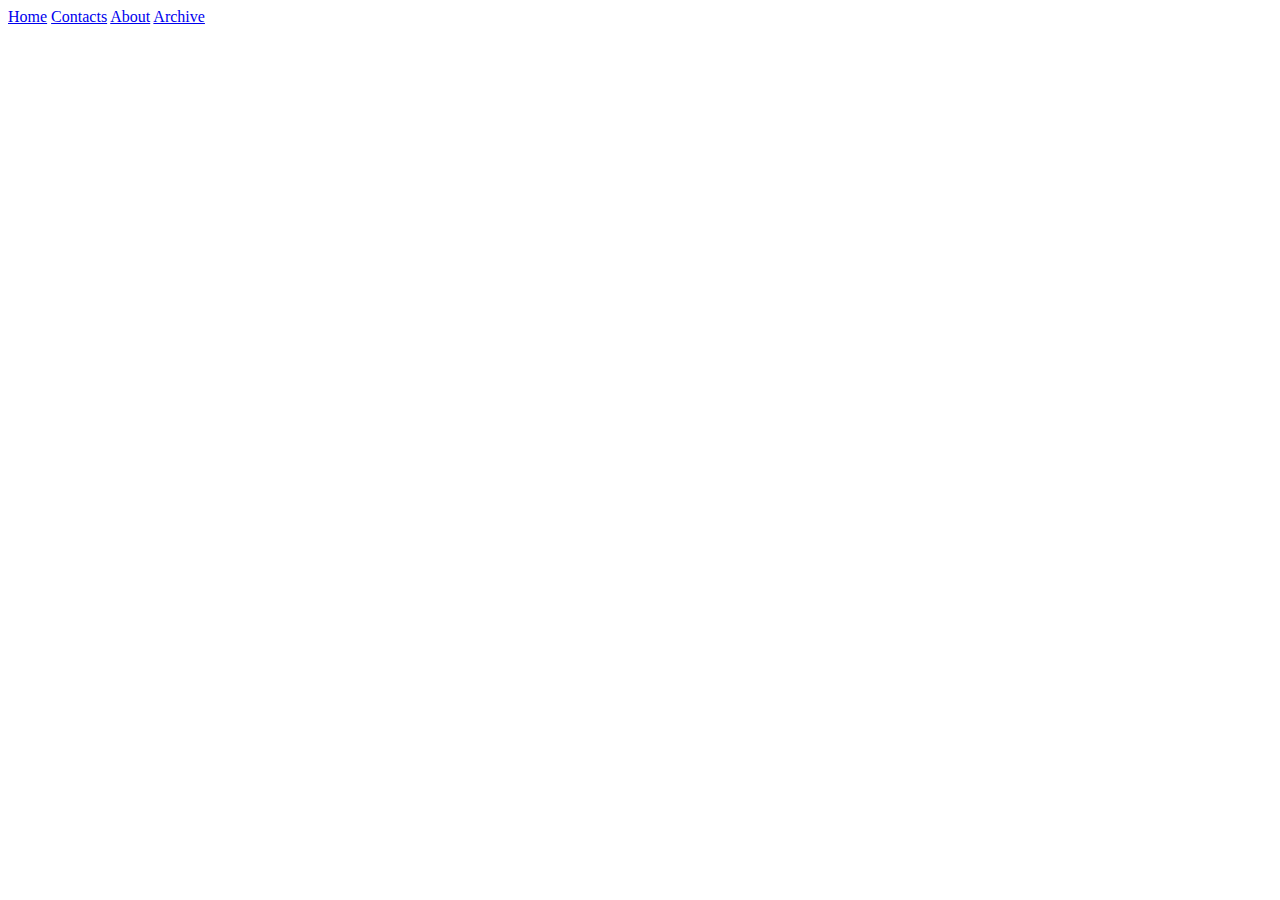
<file: contact.html>
<!DOCTYPE html>
<html lang="en">
<head>
    <meta charset="UTF-8">
    <meta name="viewport" content="width=device-width, initial-scale=1.0">
    <title>Guilherme contact</title>
</head>
<body>
    <a href="index.html" target="_self">Home</a>
    <a href="contact.html" target="_self">Contacts</a>
    <a href="about.html" target="_self">About</a>
    <a href="archive.html" target="_self">Archive</a>
</body>
</html>
</file>
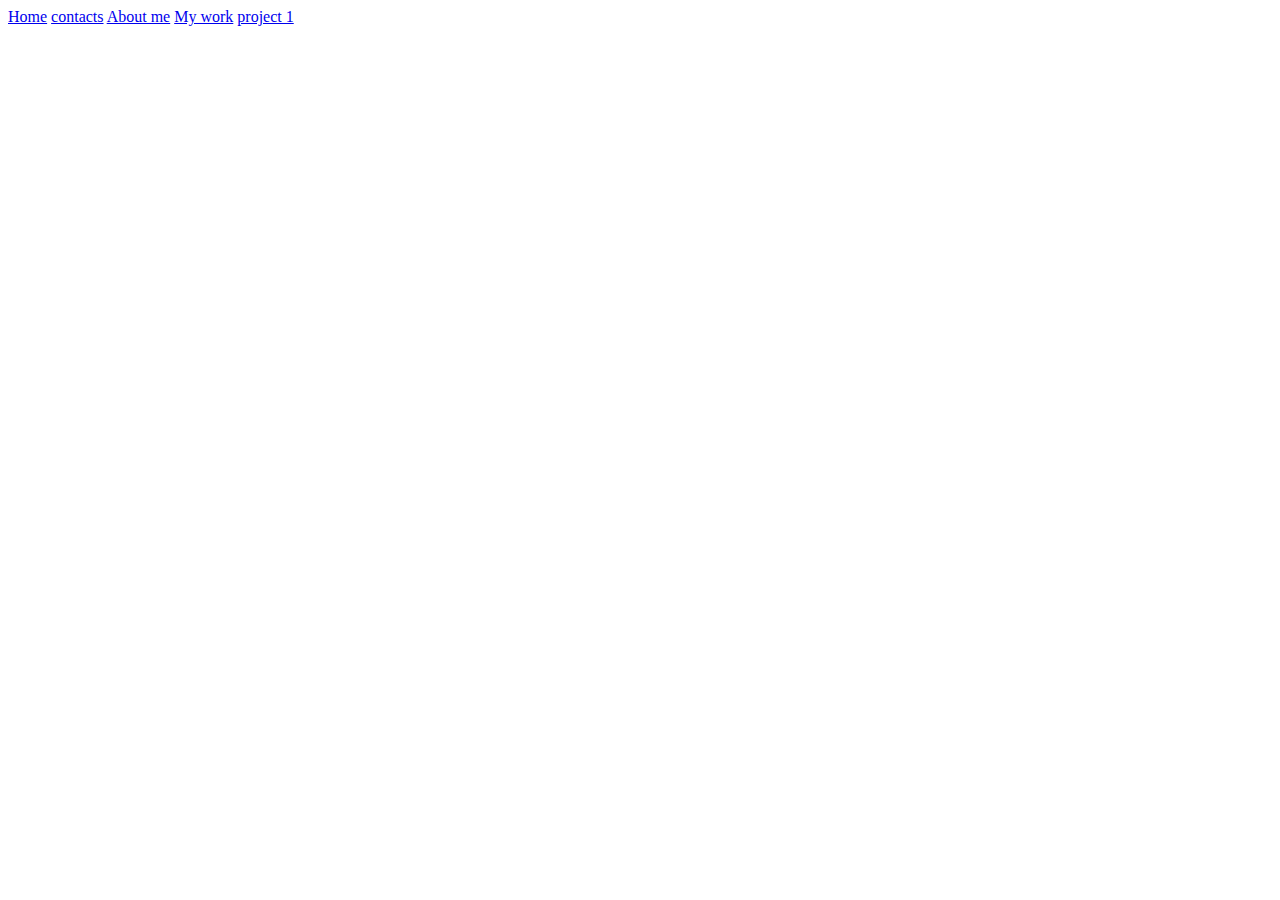
<file: work.html>
<!DOCTYPE html>
<html lang="en">
<head>
    <meta charset="UTF-8">
    <meta name="viewport" content="width=device-width, initial-scale=1.0">
    <title></title>
</head>
<body>
    <a href="index.html" target="_self">Home</a>
    <a href="contact.html" target="_self">contacts</a>
    <a href="about.html" target="_self">About me</a>
    <a href="work.html" target="_self">My work</a>
    <a href="projects/project.html" target="_self"> project 1</a>
</body>
</html>
</file>
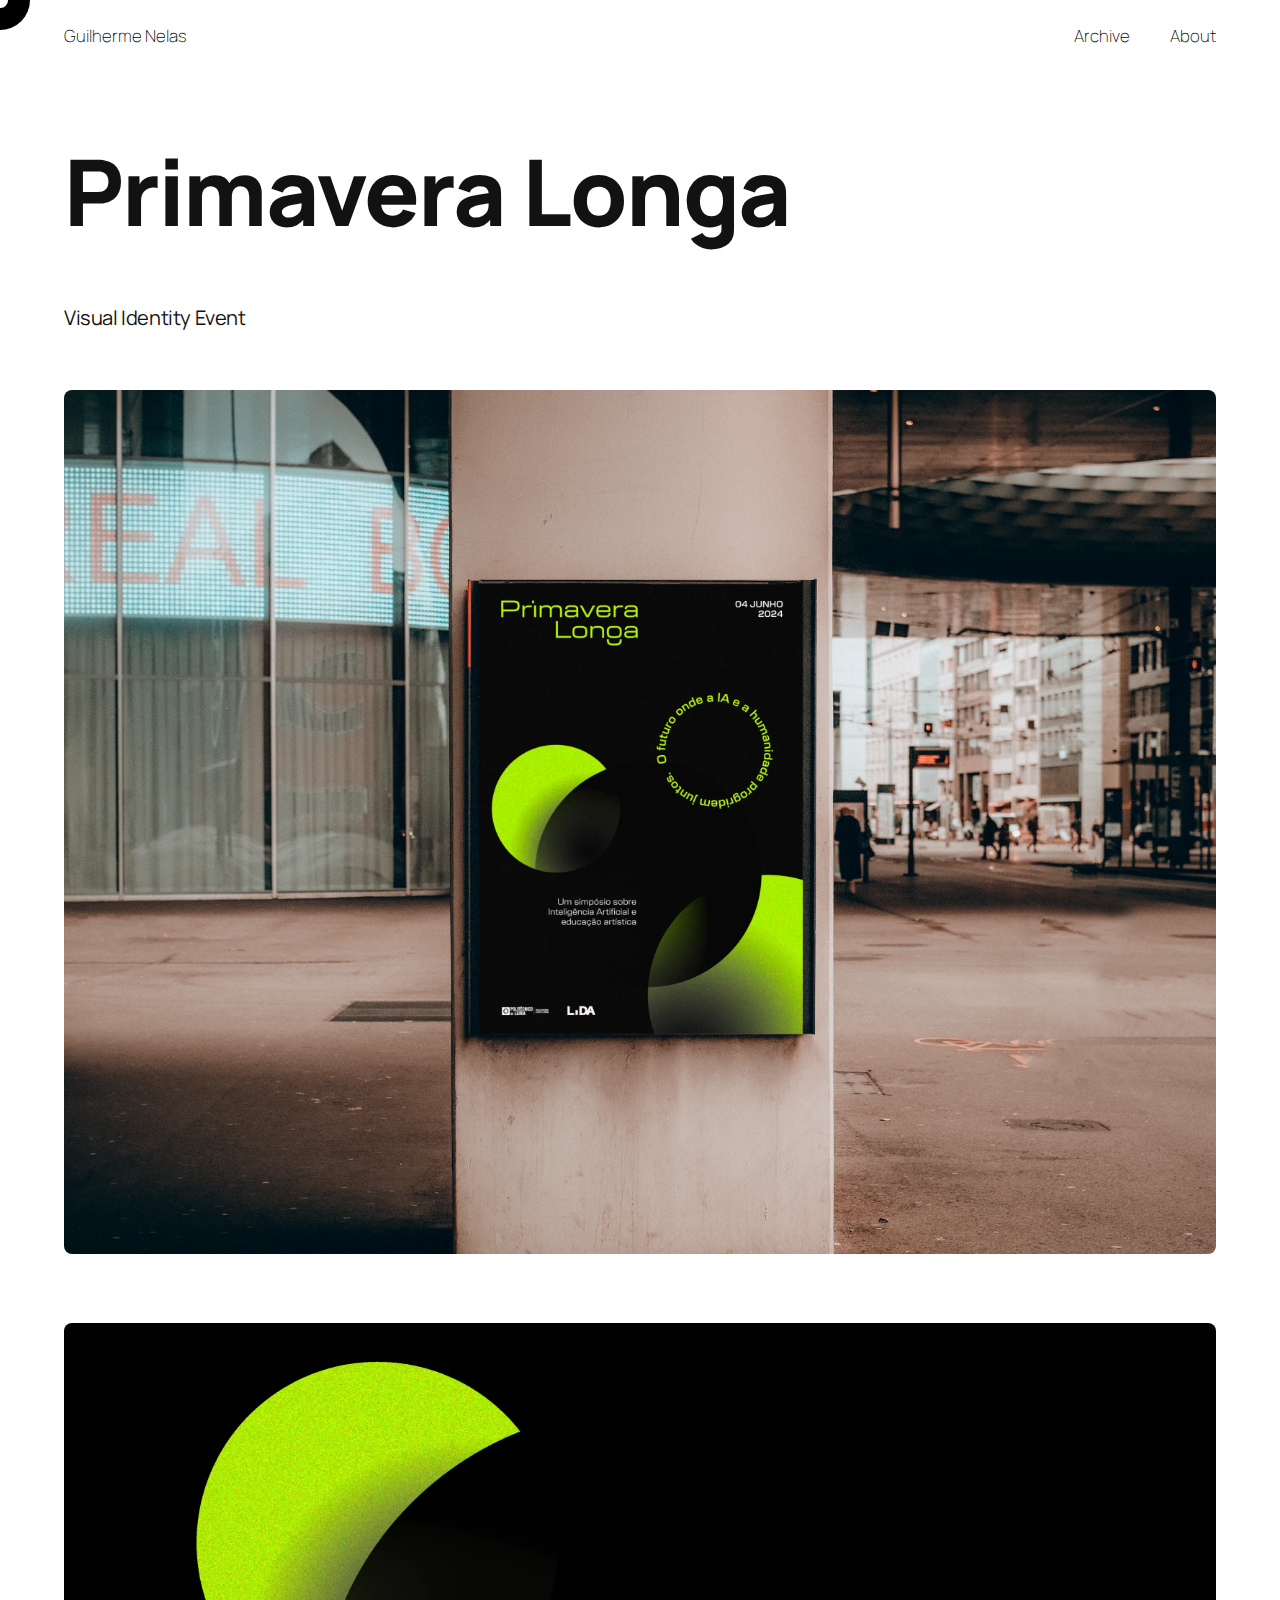
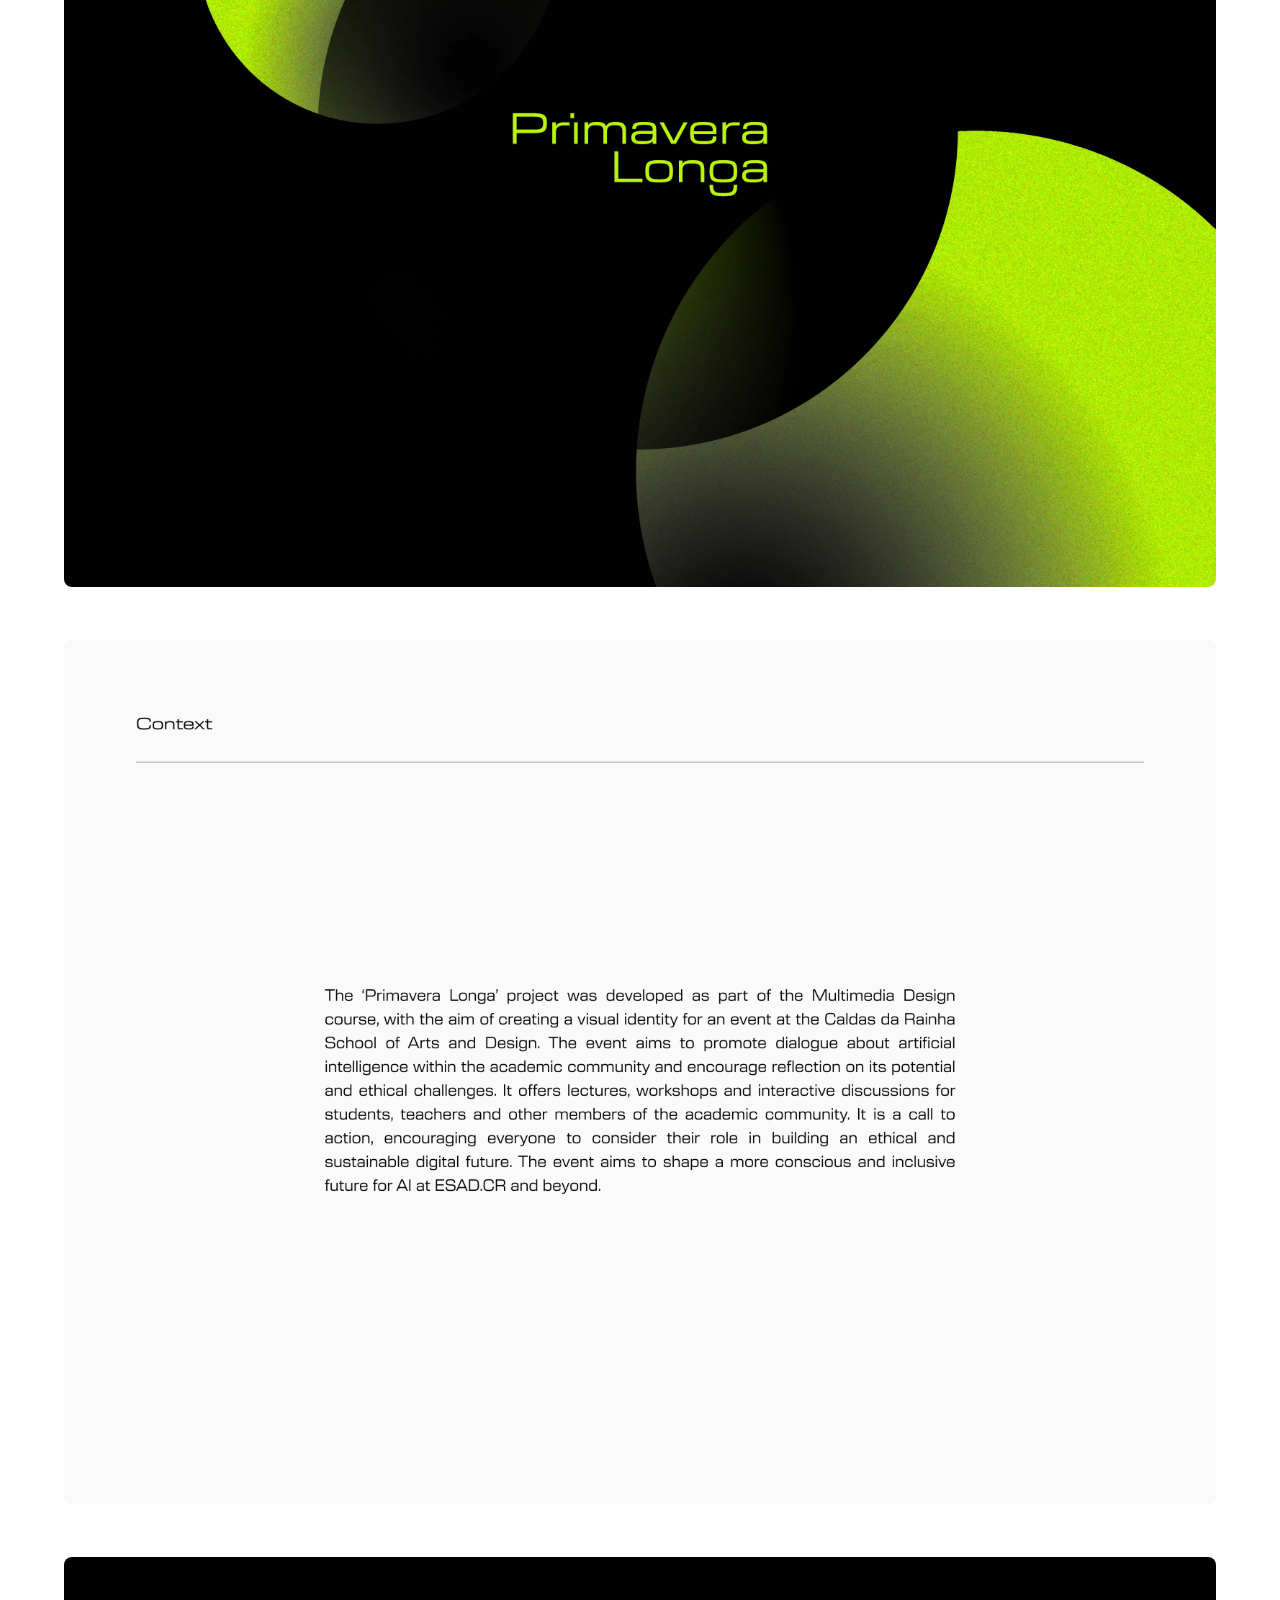
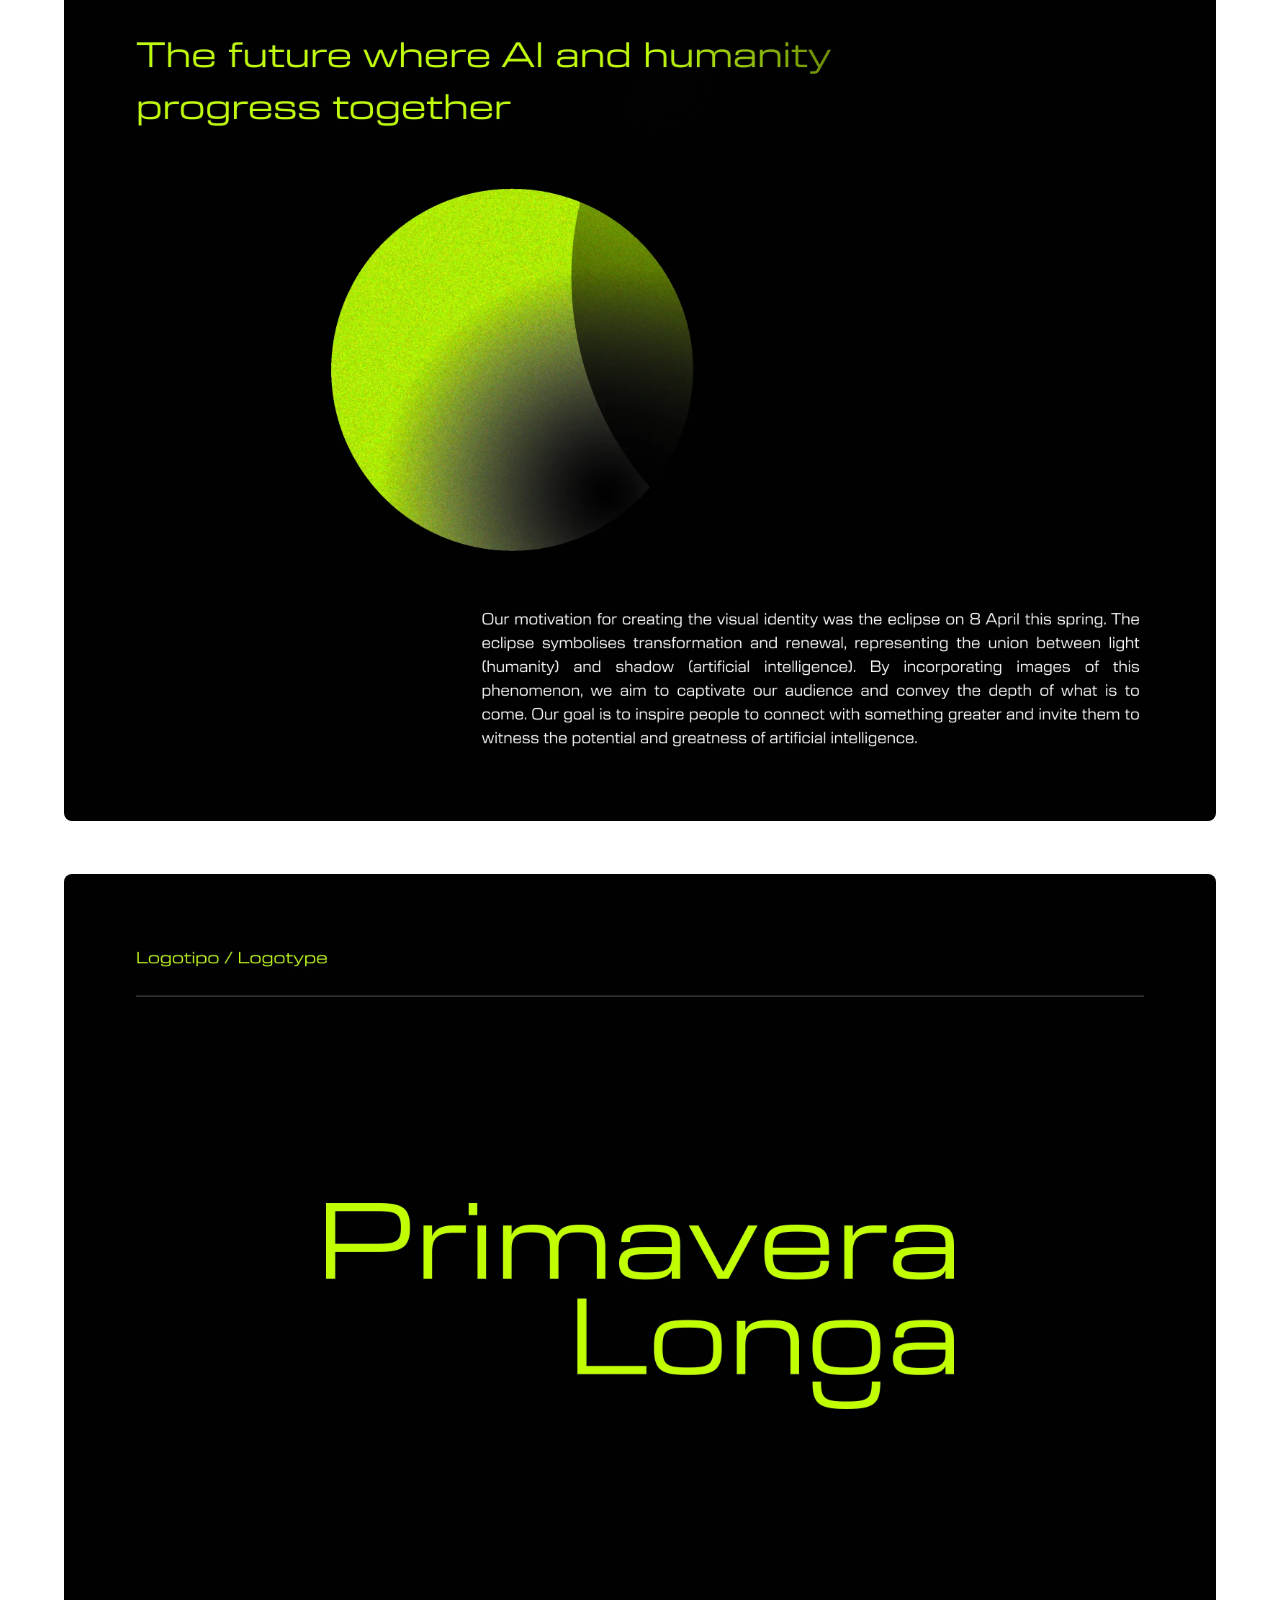
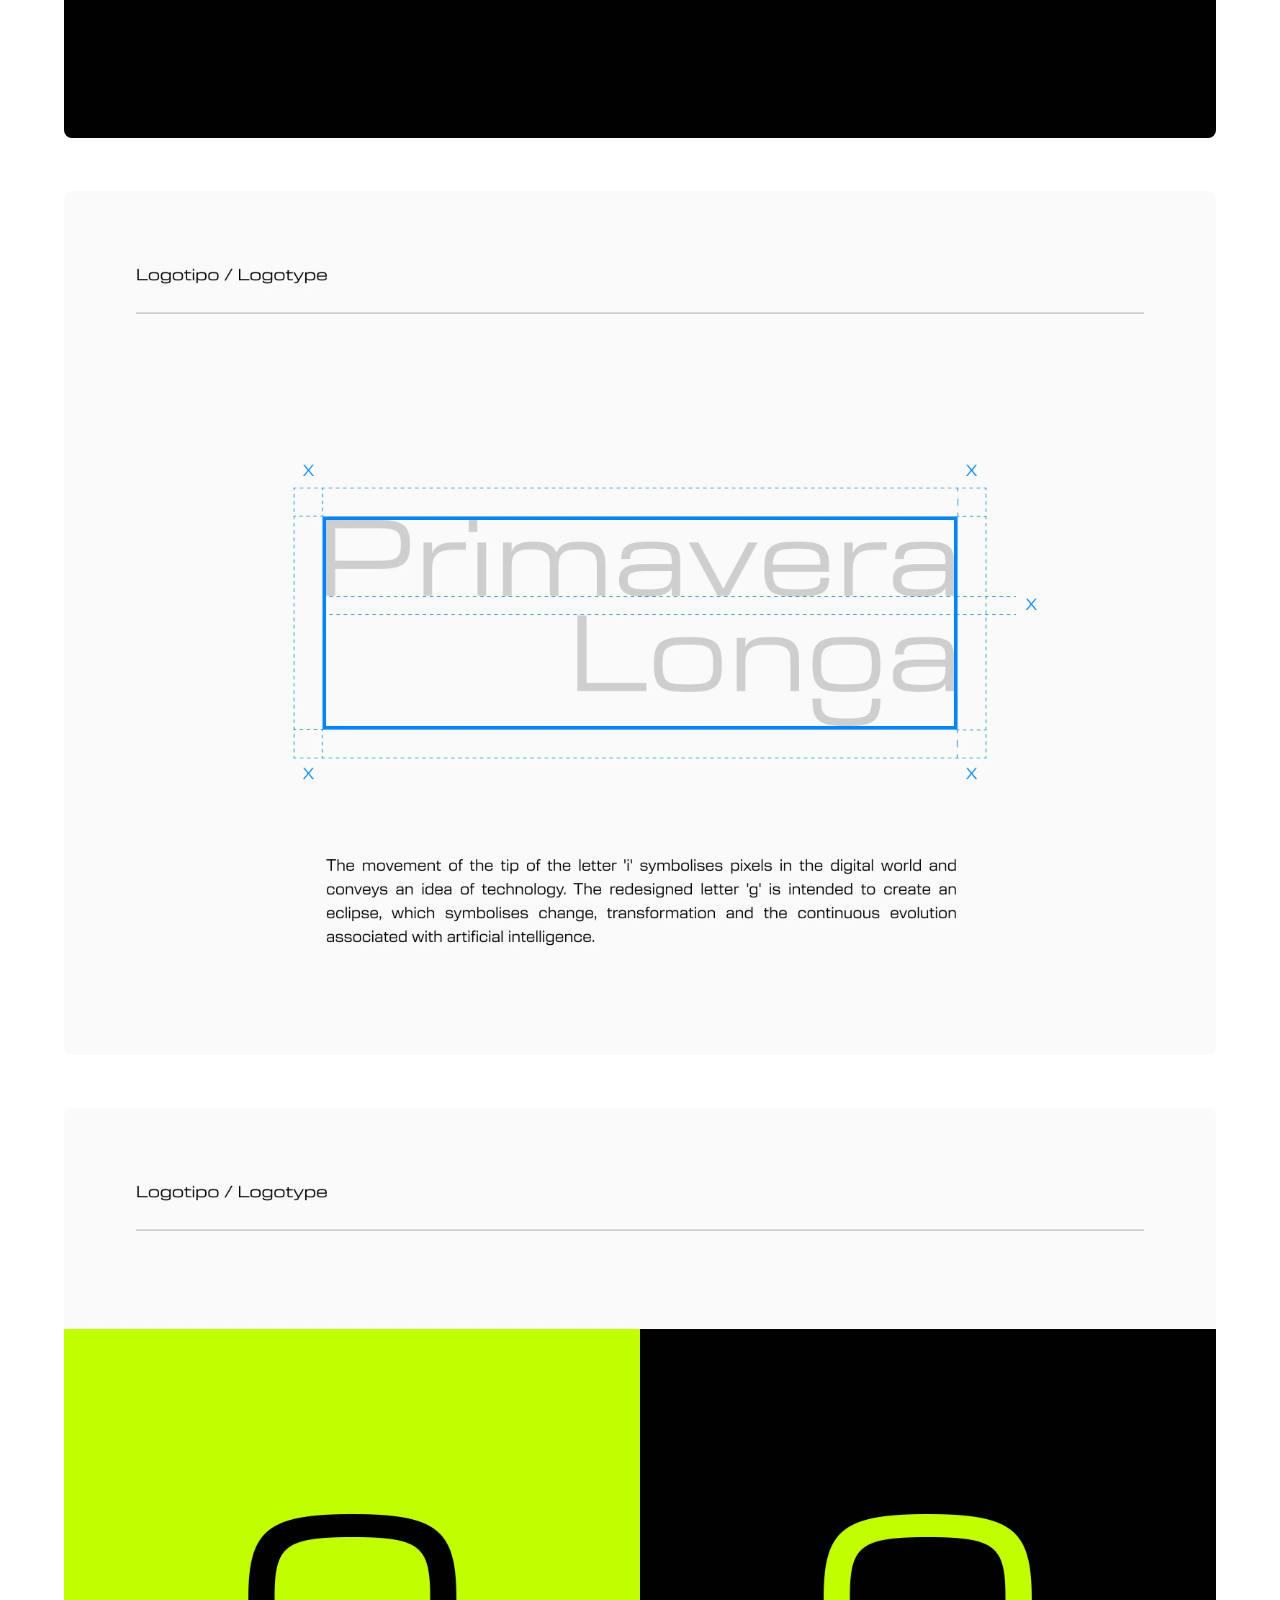
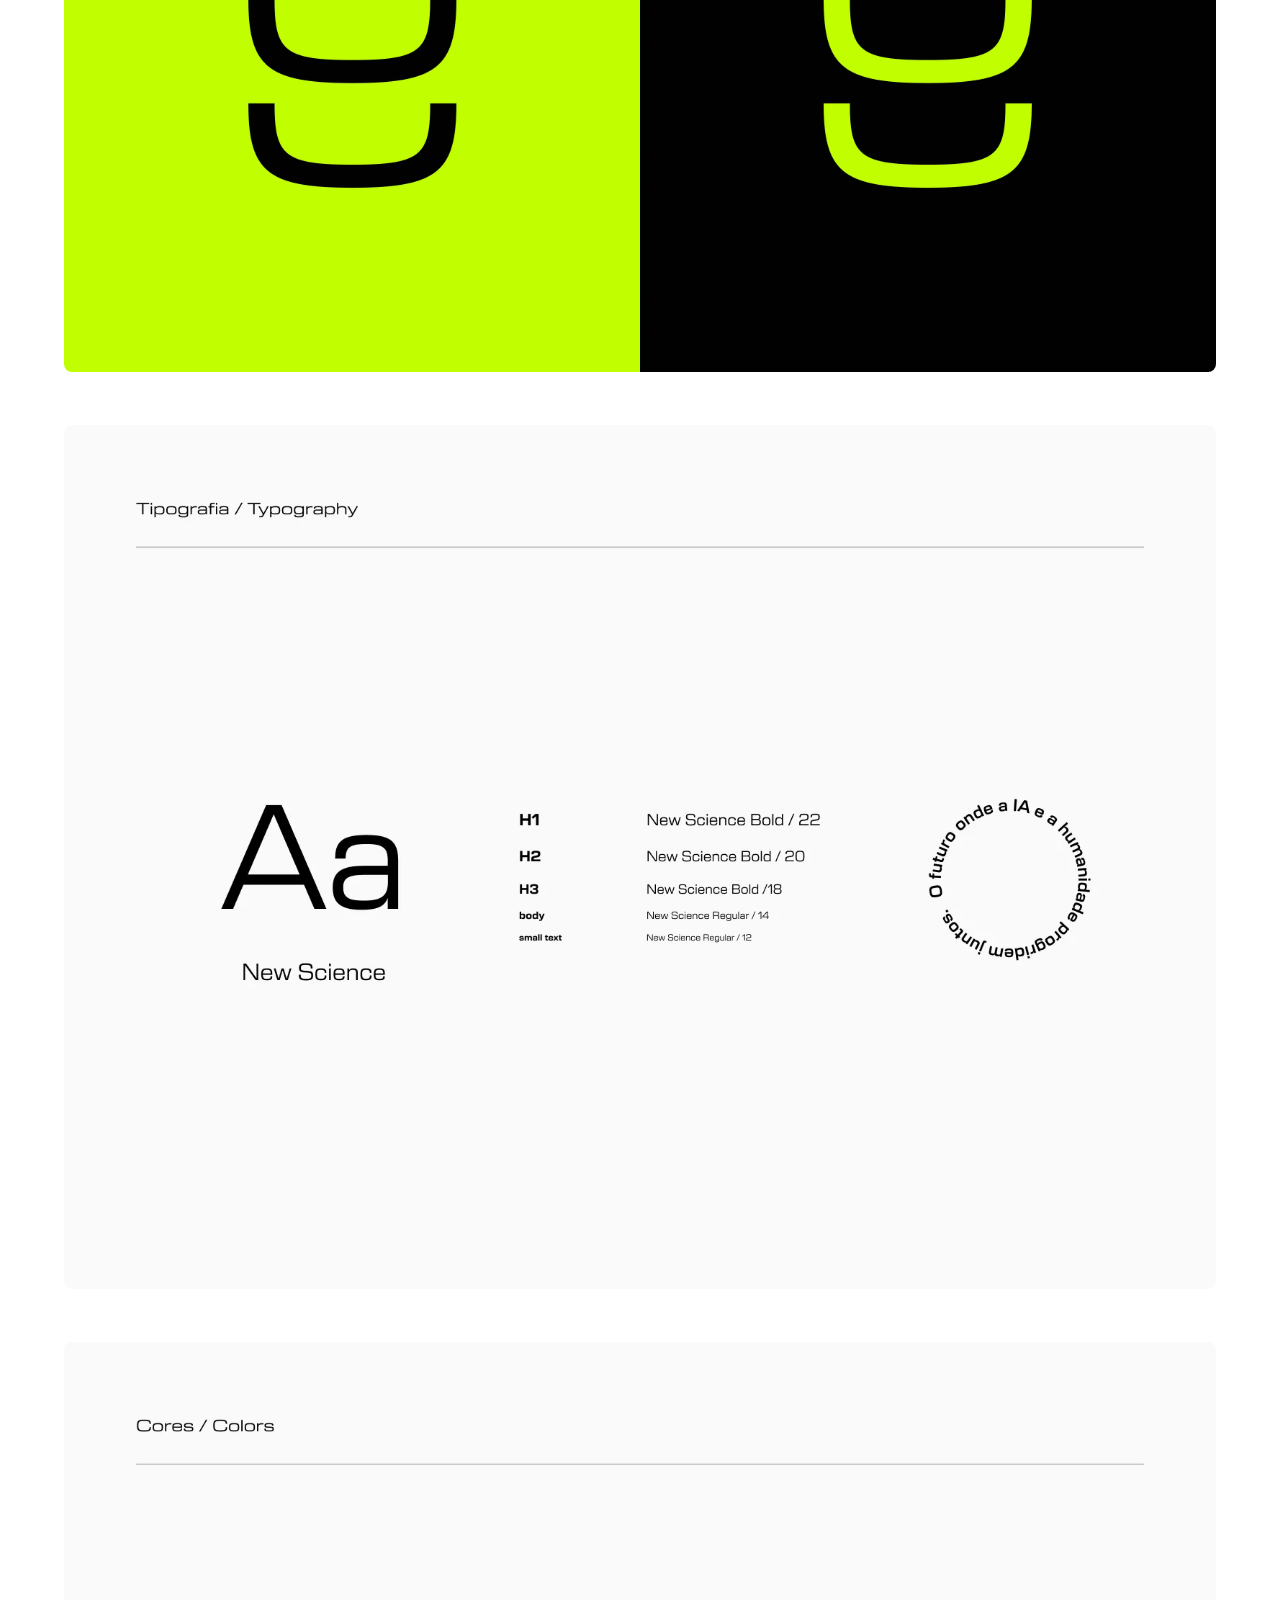
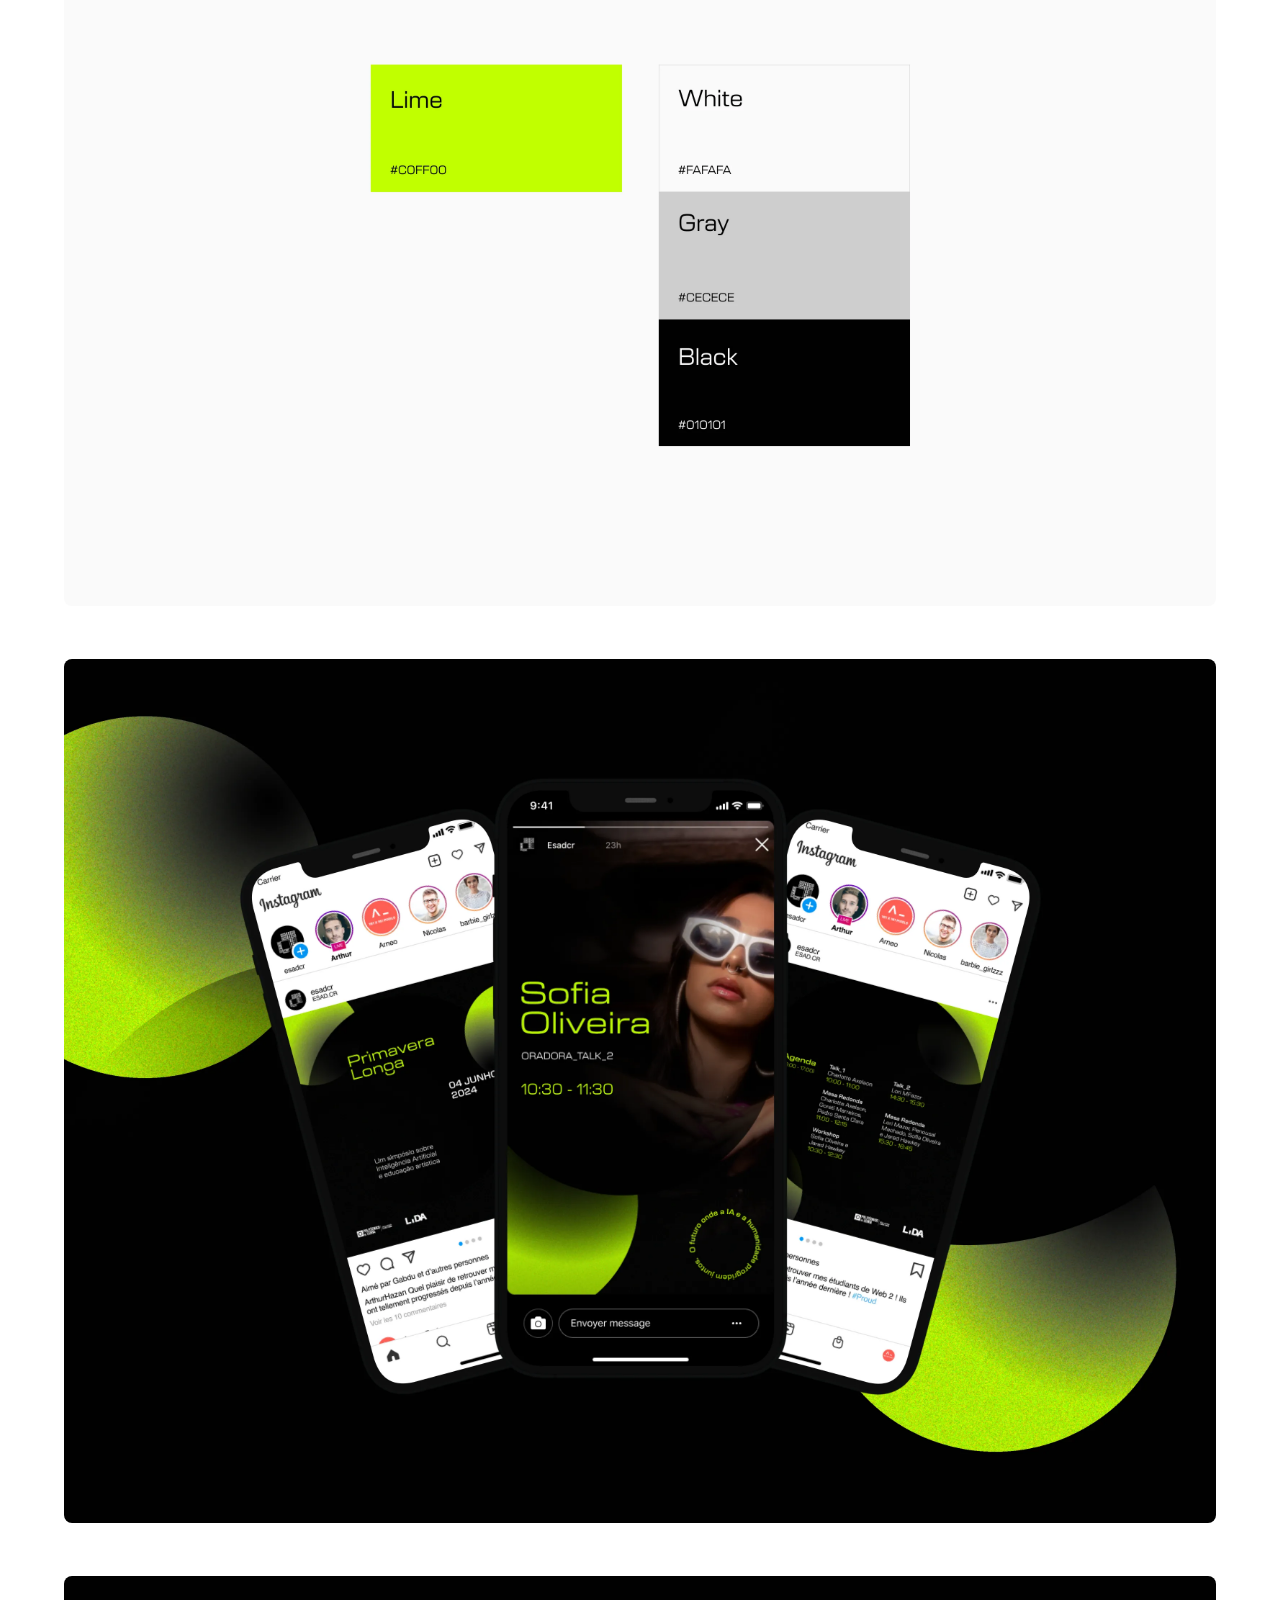
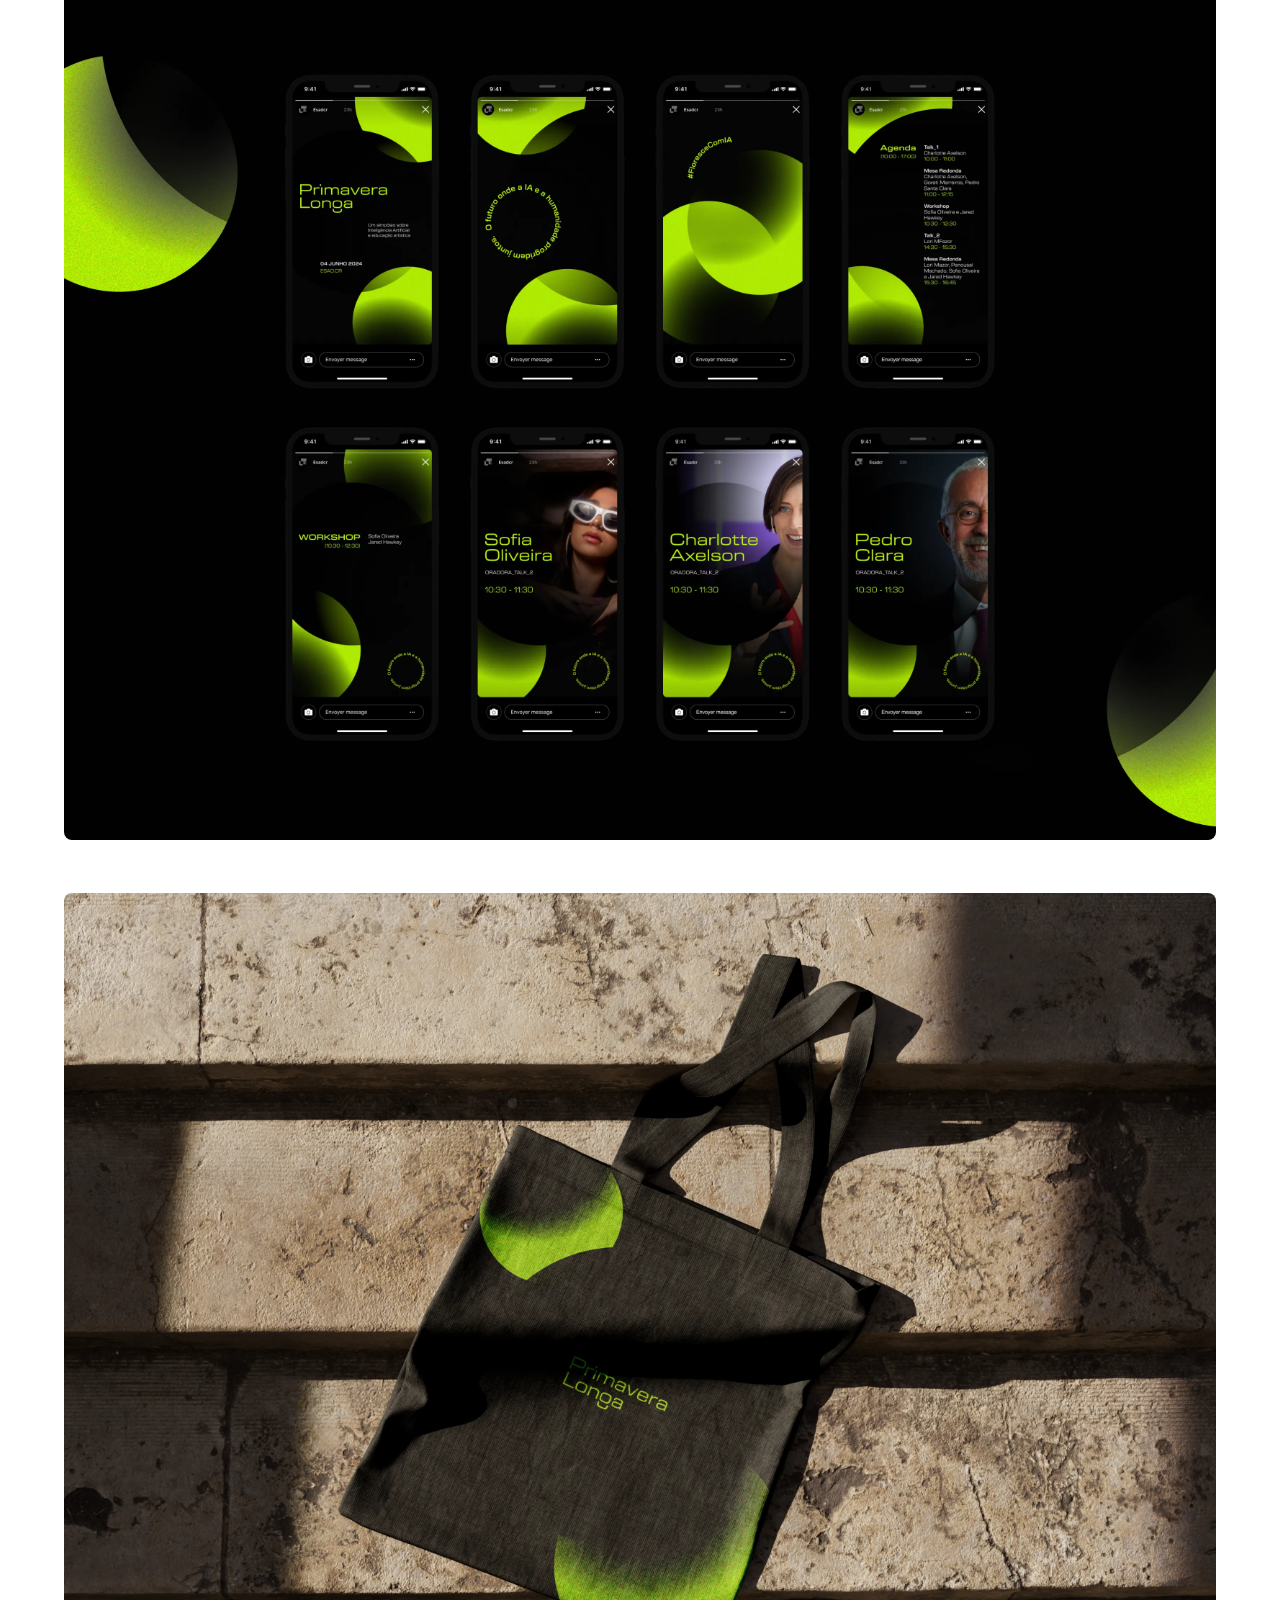
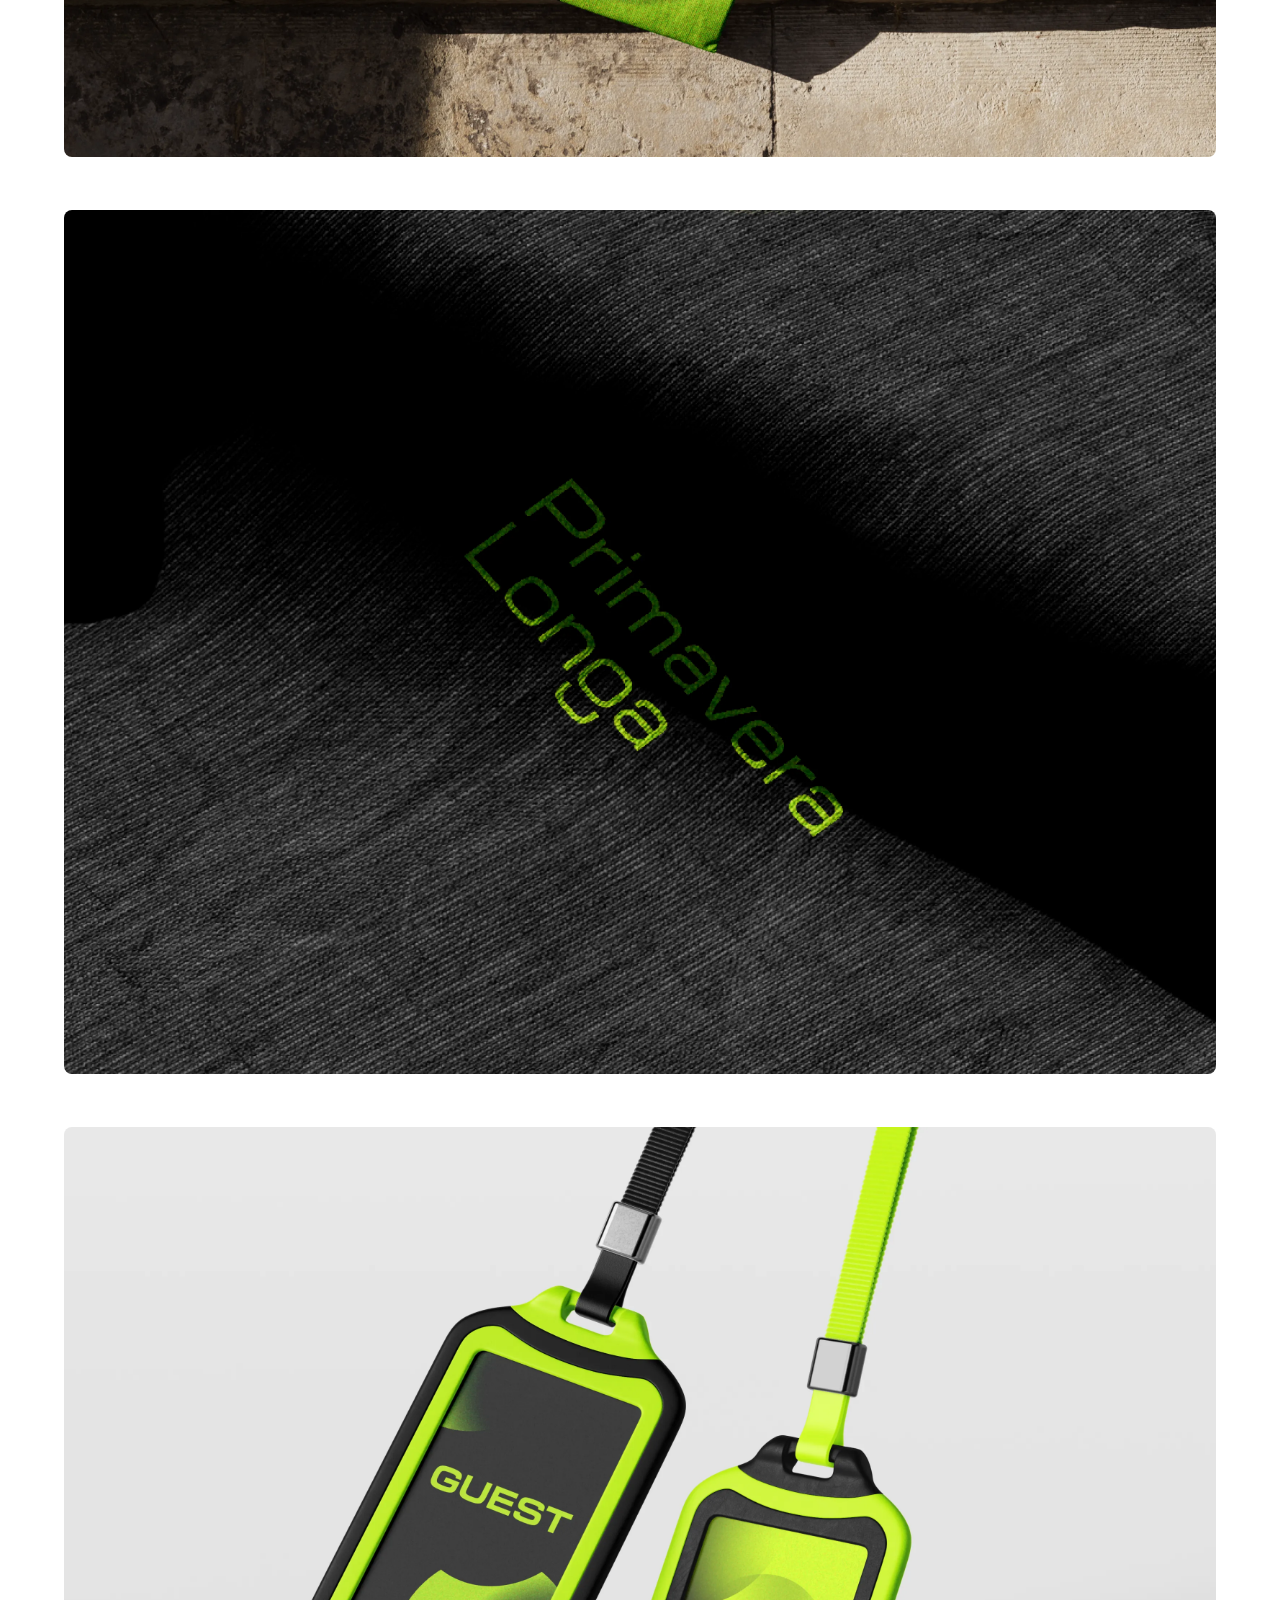
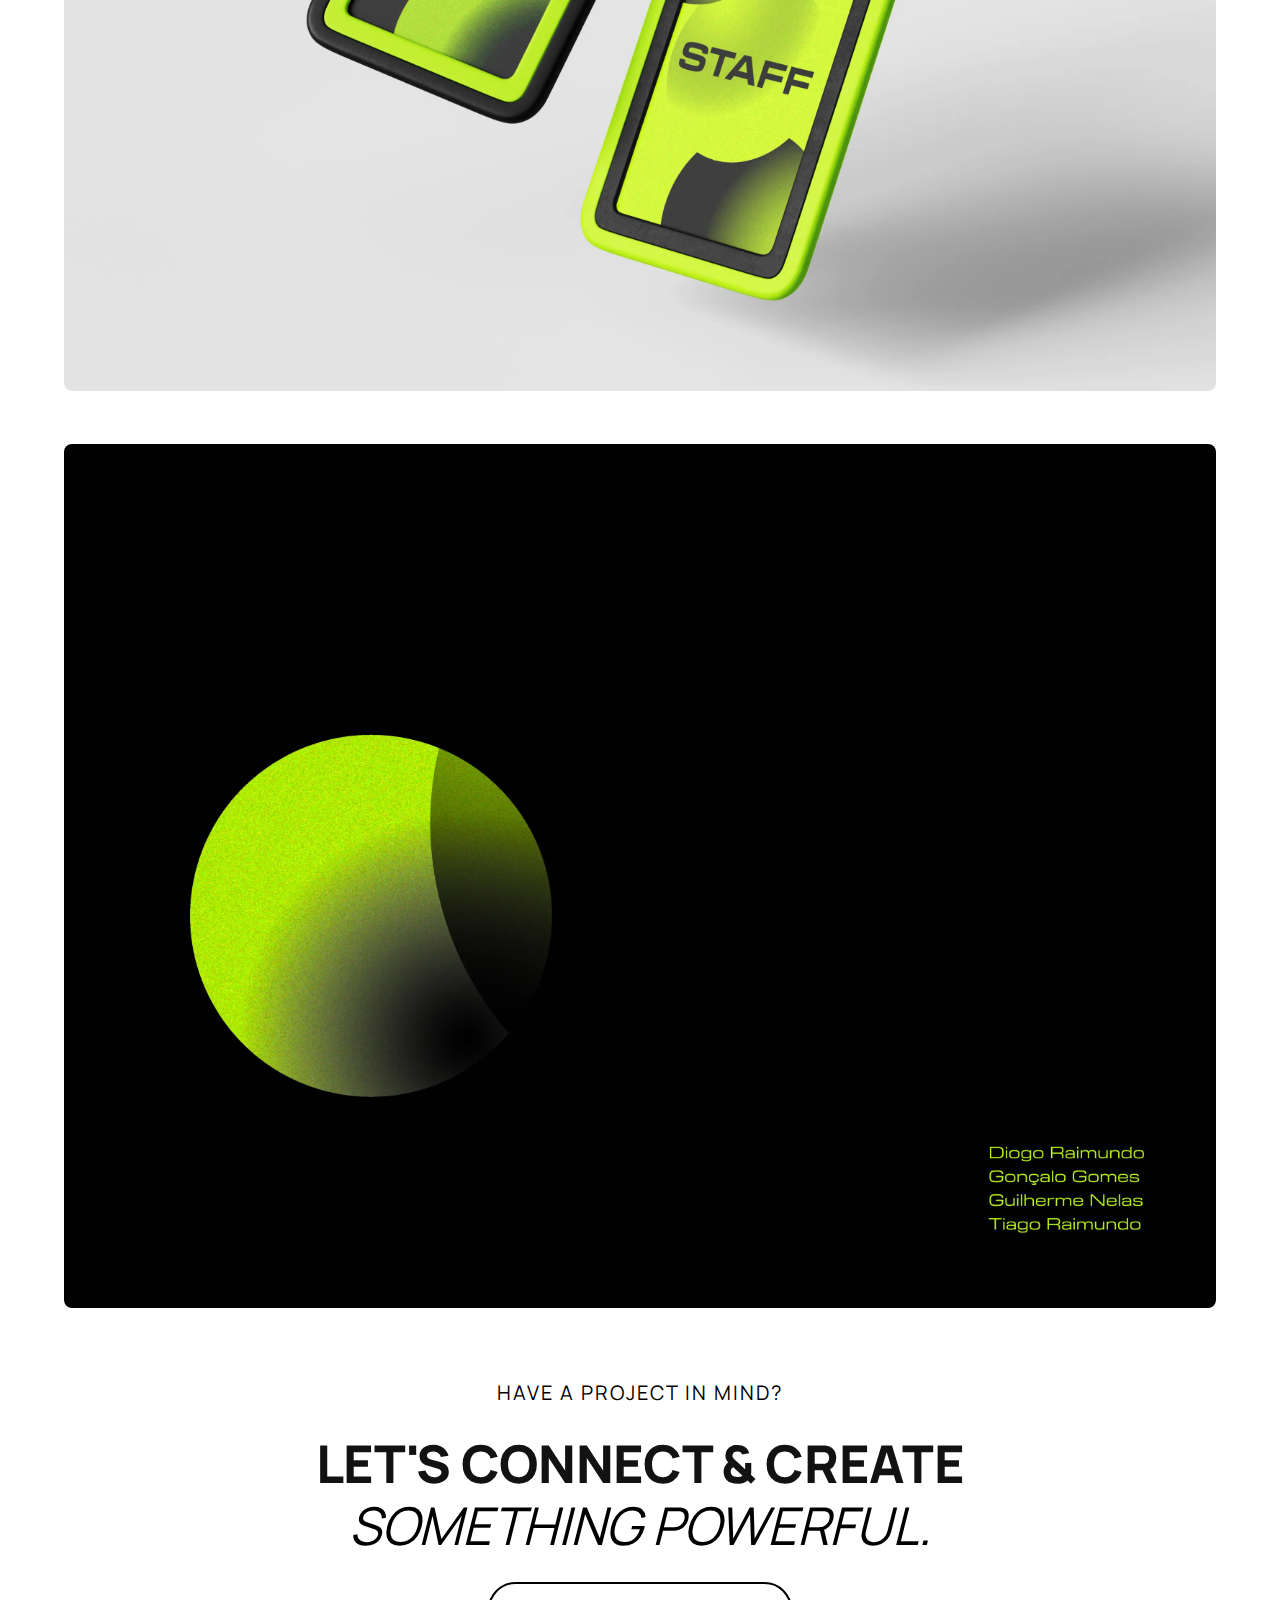
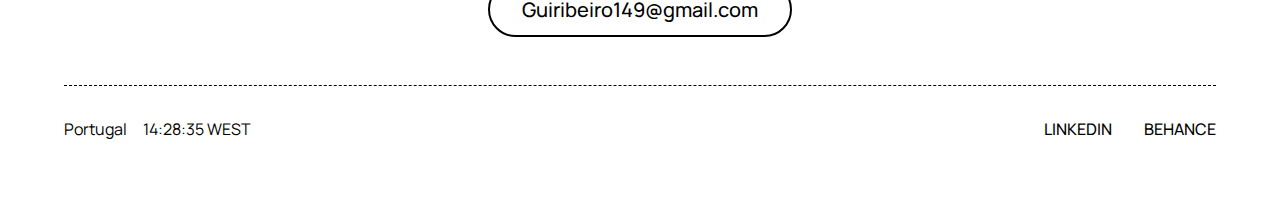
<file: projects/project3.html>
<!--Guilherme Nelas nº3220534
Exercicio de Avaliação: Portfolio
3º ano 2024/2025
Semestre 2º
Laboratório de Projeto II
Design Gráfico e Multimedia
Escola superior de Artes e Design Caldas Da Rainha (ESAD.CR)
08/06/2025-->
<!DOCTYPE html>
<html lang="en">
<head>
    <meta charset="UTF-8">
    <meta name="viewport" content="width=device-width, initial-scale=1.0">
    <title>Guilherme Nelas - Designer</title>
    <link rel="stylesheet" href="../style.css">
    <link href="https://fonts.googleapis.com/css2?family=Manrope:wght@400;500&display=swap" rel="stylesheet">
    <link rel="icon" href="../medias/icon.svg" type="image/svg+xml">
    <script src="../p5.min.js"></script>
    <script src="../Sketch.js"></script>
    <script src="../footer-clock.js"></script>
    <script src="../smooth.js"></script>
</head>
<body>
  <div id="meu_cursor_delay"></div>
  <div id="meu_cursor"></div>
    <nav>
        <main>
            <a href="../index.html" class="logo">Guilherme Nelas</a>
        <ul>
            <li><a href="../archive.html">Archive</a></li>
            <li><a href="../about.html">About</a></li>
        </ul>
        </main>
    </nav>
<section aria-labelledby="project-title" class="project_hero">
        <main> 
          <h1 id="project-title">Primavera Longa</h1>
          <p>Visual Identity Event</p>
          <figure>
            <img src="../medias/primaveralonga_site/splash.webp" alt="Primavera Longa Mockup poster" class="full-width-img"/>
          </figure>
        </main>
</section>

<section class="project_gallery" aria-label="Project Mockups">
    <main>
      <ul class="project_full_image">
        <li><figure><img src="../medias/primaveralonga_site/1.webp" alt="Primavera Longa Title with the elements."></figure></li>
        <li><figure><img src="../medias/primaveralonga_site/2.webp" alt="Context of the project." /></figure></li>
        <li><figure><img src="../medias/primaveralonga_site/3.webp" alt="Motivation for creating the project." /></figure></li>
        <li><figure><img src="../medias/primaveralonga_site/4.webp" alt="Logotype." /></figure></li>
        <li><figure><img src="../medias/primaveralonga_site/5.webp" alt="Logotype Breakdown." /></figure></li>
        <li><figure><img src="../medias/primaveralonga_site/6.webp" alt="Logotype Breakdown." /></figure></li>
        <li><figure><img src="../medias/primaveralonga_site/7.webp" alt="Typography." /></figure></li>
        <li><figure><img src="../medias/primaveralonga_site/8.webp" alt="Colors." /></figure></li>
        <li><figure><img src="../medias/primaveralonga_site/9.webp" alt="Instagram posts, and stories mockup." /></figure></li>
        <li><figure><img src="../medias/primaveralonga_site/10.webp" alt="Instagram stories screens." /></figure></li>
        <li><figure><img src="../medias/primaveralonga_site/11.webp" alt="Tote bag mockup with the logo." /></figure></li>
        <li><figure><img src="../medias/primaveralonga_site/12.webp" alt="Close-up detail logo." /></figure></li>
        <li><figure><img src="../medias/primaveralonga_site/13.webp" alt="Mockup Cards for the Guests, and Staff." /></figure></li>
        <li><figure><img src="../medias/primaveralonga_site/The End.webp" alt="Project made by Diogo Raimundo, Gonçalo Gomes, Guilherme Nelas and Tiago Raimundo." /></figure></li>
      </ul>
    </main>
  </section>
  <footer class="animated-footer">
    <main>
        <div class="footer-top">
            <p>HAVE A PROJECT IN MIND?</p>
            <h3>LET'S CONNECT & CREATE <br><span>SOMETHING POWERFUL.</span></h3>
            <a href="mailto:Guiribeiro149@gmail.com" class="footer-email">Guiribeiro149@gmail.com</a>
        </div>
        <div class="footer-bottom">
            <div class="footer-location-time">
                <span>Portugal</span>
                <span id="current-time">00:00:00 GMT-5</span>
            </div>
            <div class="footer-links">
                <a href="https://linkedin.com/in/guilhermenelas" target="_blank">LINKEDIN</a>
                <a href="https://www.behance.net/guilhermegaspar6" target="_blank">BEHANCE</a>
            </div>
        </div>
    </main>
</footer>
</body>
</html>
</file>
<file: style.css>
/*<!--Guilherme Nelas nº3220534
Exercicio de Avaliação: Portfolio
3º ano 2024/2025
Semestre 2º
Laboratório de Projeto II
Design Gráfico e Multimedia
Escola superior de Artes e Design Caldas Da Rainha (ESAD.CR)
08/06/2025-->*/

* {
    margin: 0;
    padding: 0;
    box-sizing: border-box;
}

html, body {
    font-family: 'Manrope', sans-serif; /*tipo de letra a ser usado*/
    color: #121212; /* cor do texto*/
    cursor: auto; /* Tiro o cursor default para usar o que foi feito em P5.js*/
    background-color: white;
}

/* Cursor */
#meu_cursor, #meu_cursor_delay {
    pointer-events: none; /*  */
    z-index: 10000; /* Garante que o cursor esteja visivel e por cima de tudo */
    mix-blend-mode: difference; /* Por o blendmode em difference adicionar branco */
}

/* Circulo pequeno */
#meu_cursor {
    width: 15px; /* largura do cursor */
    height: 15px; /* altura do cursor*/
    background-color: white; /* Cor do cursor principal */
    z-index: 10001; /* acima do cursor delay */
}

/* Circulo grande */
#meu_cursor_delay {
    width: 60px; /* largura da bola grande (ajuste se quiser) */
    height: 60px; /* altura da bola grande */
    background-color: white; /* Cor do background do cursor */
    z-index: 99998; /* Atrás do cursor pequeno */
}


/* Estilos */
h1 {
    font-size: 5.75rem;
    font-weight: 800;
    letter-spacing: -0.02em;
    color: #121212;
}

h2 {
    font-size: 4.25rem;
    font-weight: 500;
    letter-spacing: -0.02rem;
    color: #121212;
}

h3 {
    font-size: 3.25rem;
    font-weight: 500;
    letter-spacing: -0.02rem;
    color:#121212;
}

h4 {
    font-size: 2.25rem;
    font-weight: 500;
    letter-spacing: -0.02rem;
}

h5 {
    font-size: 2rem;
    font-weight: 400;
    letter-spacing: -0.02rem;
}

h6 {
    font-size: 1.5rem;
    font-weight: 400;
    letter-spacing: -0.02rem;
}

h7 {
    font-size: 1.25rem;
    font-weight: 400;
    letter-spacing: -0.02rem;
}
p {
    font-size: 1.25rem;
    line-height: 1.6em;
    letter-spacing: -0.02em;
}

section{
    display: flex;
    flex-direction: column;
    align-items: center;
    justify-content: center;
    width: 100%;
    padding: 5rem 0;
}

main {
    display: flex;
    flex-direction: column;
    width: 90%;
}

/*  HOMEPAGE  */

/*  NAVBAR  */

.logo {
    display: flex;
    align-items: center;
    font-family: 'Manrope', sans-serif;
    font-size: 1.05rem;
    font-weight: 200;
    text-decoration: none;
    color: black;
}

nav{
    display: flex;
    flex-direction: column;
    justify-content: center;
    align-items: center;
    width: 100%;
    position: absolute;
    z-index: 999;
    top: 0;
    left: 0;
}

nav main{
    display: flex;
    flex-direction: row;
    justify-content: space-between;
    align-items: center;
    padding: 1.5rem 0;
}

nav img {
    height: 1.75rem;
}

nav ul{
    display: flex;
    gap: 2.5rem;
    list-style: none;
}

nav ul a{
    color: black;
    text-decoration: none;
    font-weight: 200;
    font-size: 1.05rem;
}

/* HERO */

.hero_section{
    height: 100vh;
    position: relative;
    background-color: white;
}

.hero_section main{
    gap: 2.5rem;
}

/* imagem de fundo para a hero (não implementei)*/
.hero_section img{
    position: absolute;
    top: 0;
    left: 0;
    width: 100%;
    height: 100%;
    object-fit: cover;
    z-index: -1;
}

.hero_section main h1 span{
    color: black;
}
/*  My Focus */
.focus_section{
    display:flex;
    align-items: center;
    justify-content: start;
    width:100%;
    gap: 5rem;
    text-decoration: none;
    position: relative;
    padding: 5rem 0;
    border-top: 1px dashed #cecece;
    border-bottom: 1px dashed #cecece;

}

.focus_section{
    margin-top: 5rem;
}

/*  Archive/Projects */

.projects_section main{
    gap: 5rem;
}
.projects_list{
    width: 100%;
    list-style: none;
}

.projects_list li a{
    display: flex;
    align-items: center;
    justify-content: start;
    width: 100%;
    gap: 5rem;
    text-decoration: none;
    padding: 1.5rem 0;
    border-top: 1px dashed #cecece;
    position: relative;
    transition: all 0.5s ease;
    cursor: none; /* mantem o cursor escondido */
}

.projects_list li a:hover{
    background-color: rgba(0, 0, 0, .1);
}

/* hover de cada projeto em cada elemento da lista */
.projects_list .img_container{
    position: absolute;
    z-index: 999;
    top: 50%;
    right: 5%;
    transform-origin: center;
    transform: translate(0%, -50%) scale(0.8);
    height: 28rem;
    width: 28rem;
    opacity: 0;
    transition: all 0.5s ease;
}

.projects_list li a:hover .img_container{
    opacity: 1;
    transform: translate(0%, -50%) scale(1);
}

.projects_list .img_container img{
    width: 100%;
    height: 100%;
    object-fit: cover;
}



/* Pagina individual dos projetos*/
.project_hero {
    background-color: white;
    padding-top: 8rem; 
    padding-bottom: 2rem;
}

.project_hero main {
    gap: 2.5rem;
    display: flex;
    flex-direction: column;
}

.project_hero h1 {
    max-width: 60rem;
    margin-bottom: 0.5rem;
}

.project_hero p {
    max-width: 50rem;
    margin-bottom: 1rem;
}

.project_hero figure {
    width: 100%;
    margin-bottom: 2rem;
}

.project_hero .full-width-img {
    width: 100%;
    height: auto;
    object-fit: cover;
    border-radius: 0.5rem;
}

/* Gallery */

.project_gallery {
    padding: 0;
}

.project_gallery main {
    width: 90%;
}

.project_full_image {
    display: flex;
    flex-direction: column;
    gap: 3rem;
    list-style: none;
    padding-left: 0;
    margin: 0; /* Espaçamento acima e embaixo */
}

.project_full_image img {
    width: 100%;
    height: auto;
    object-fit: cover; /* ajuste da image ao container */
    border-radius: 0.5rem; /* Borda arredondada da img */
}

.project_full_image li {
    list-style: none;
}

.project_full_image video {
    width: 100%;
    height: auto;
    object-fit: cover;
    border-radius: 0.5rem;
}


/* Footer*/

footer {
    background-color: white;
    color: black; 
    padding: 4rem 0;
    text-align: center;
}

footer main {
    display: flex;
    flex-direction: column;
    gap: 3rem;
    align-items: center;
    justify-content: center;
    width: 90%;
    margin: 0 auto;
}

/* Footer Top Section */
footer .footer-top {
    display: flex;
    flex-direction: column;
    align-items: center;
    gap: 1.5rem;
}

footer .footer-top p {
    letter-spacing: 0.1em;
    text-transform: uppercase;
    color: black;
    margin: 0;
    display: flex;
    flex-direction: column;
    align-items: center;
    gap: 1.5rem;
}

footer .footer-top h3 {
    font-weight: 800;
    line-height: 1.2;
    margin: 0;
}

footer .footer-top h3 span {
    font-style: italic;
    font-weight: 400;
    color: black; /* Highlight color */
}

footer .footer-top .footer-email {
    display: inline-block;
    font-size: 1.25rem;
    font-weight: 500;
    color: black;
    text-decoration: none;
    border: 2px solid black;
    padding: 0.75rem 2rem;
    border-radius: 50px;
    transition: all 0.3s ease;
}

footer .footer-top .footer-email:hover {
    background-color: black;
    color: white;
}

/* Footer Bottom Section */
footer .footer-bottom {
    display: flex;
    justify-content: space-between;
    align-items: center;
    gap: 2rem;
    border-top: 1px dashed black;
    padding-top: 2rem;
    width: 100%;
}

footer .footer-location-time {
    display: flex;
    gap: 1rem;
    font-size: 1rem;
    font-weight: 400;
    color:black;
}

footer .footer-links {
    display: flex;
    gap: 2rem;
}

footer .footer-links a {
    font-size: 1rem;
    font-weight: 500;
    color: black;
    text-decoration: none;
    transition: color 0.3s ease;
}
 /* Archive Page */
.archive_sub {
    padding: 6rem 0 4rem 0; /* mais espaço em cima e em baixo */
    display: flex;
    justify-content: left;
    align-items: flex-start;
    background-color: white;
}

/* About Page */

.about_section main {
    display: grid;
    grid-template-columns: repeat(12, 1fr);
    column-gap: 1.5rem;
    row-gap: 5rem;
    width: 90%;
    margin: 8rem auto 5rem auto;
}

.about_section h3 {
    grid-column: span 2;
}

.about_section > main > p:first-of-type {
    grid-column: 4 / 16;
    line-height: 1.6em;
}

.about-details {
    grid-column: 4 / 16;
    display: flex;
    flex-direction: row;
    gap: 4rem;
}

.about_section h2 {
    grid-column: 4 / 16;
    letter-spacing: 0.02em;
}

.about_section img {
    grid-column: 4 / 16;
    width: 100%;
    height: auto;
    object-fit: cover;
}

.about_section > main > p:last-of-type {
    grid-column: 4 / 16;
    line-height: 1.5em;
}

.about-details a {
    text-decoration: none;
    color: #121212;
}

.about_section h4 {
    grid-column: 4 / 16;
    font-weight: 600;
    text-align: left;
} 

.download-btn {
    display: inline-block;
    grid-column: 4/16;
    justify-self: start;
    font-size: 1.5rem;
    font-weight: 500;
    color: black;
    letter-spacing: 0.05rem;
    background-color: white;
    padding: 1rem 2.5rem;
    border-radius: 1.5rem;
    text-decoration: none;
    margin-top: 2rem;
    box-shadow: 0 6px 14px rgba(0, 0, 0, 0.08);
    transition: all 0.3s ease;
    position: relative;
    cursor: pointer;
    overflow: hidden;
}

.download-btn:hover {
    background-color: #23c483;
    box-shadow: 0 12px 24px rgba(35, 196, 131, 0.4);
    color: white;
    transform: translateY(-4px);
}

.download-btn:active{
    transform: translateY(0);
}

/* tablet*/
@media (min-width: 768px) and (max-width: 1024px) {
    /* Geral */
    main {
        width: 90%;
    }

    section {
        padding: 5rem 0;
    }

    .logo {
        font-size: 1.05rem;
    }

    /* Navbar */
    nav main {
        flex-direction: row;
        justify-content: space-between;
        align-items: center;
        padding: 1.75rem 0;
    }

    nav ul {
        display: flex;
        flex-direction: row;
        width: auto;
        gap: 2rem;
    }

    nav ul a {
        font-size: 1.05rem;
    }
    /* Títulos e Parágrafos (Gerais) */
    h1 {
        font-size: 4.75rem;
        text-align: left;
        line-height: 1.2;
    }
    h2 {
        font-size: 3rem;
        text-align: left;
    }
    /* h3 geral para tablet (se não for sobrescrito por regras mais específicas) */
    h3 {
        font-size: 2.75rem;
        text-align: left;
    }
    p {
        font-size: 2rem;
        text-align: left;
    }

    /*pagina Archive*/
    .archive_sub {
        width: 90%;
        padding: 6rem 0 1rem 0;
    }

    .archive_sub h1 {
        text-align: left;
    }

    .projects_section {
        width: 100%;
    }

    .projects_section main {
        width: 90%;
        padding: 0;
        gap: 2.5rem;
    }

    .projects_list li {
        position: relative;
        width: 100%;
        justify-content: center;
        align-items: center;
        padding: 0;
        margin: 0;
        flex-direction: column;
        align-items: start;
    }

    .projects_list li a h3:first-of-type {
        display: none;
    }

    .projects_list li a {
        flex-direction: column;
        align-items: flex-start;
        gap: 1rem;
    
        
    }
    .projects_list h3 {
        order: 2;
    }
      
    
    .projects_list .img_container {
        position: static;
        transform: none;
        opacity: 1;
        order: 1;
        height: auto;
        width: 100%;
        transform: none;
    }
    
    .projects_list li a:hover .img_container {
        opacity: 1;
        transform: none;
    }

    .img_container {
        position: relative;
        width: 100%;
        height: 100%;
        object-fit: cover;
    }

    /* Project Hero (página individual de projeto) */
    .project_hero {
        width: 100%;
    }

    .project_hero main {
        display: flex;
        width: 90%;
        padding: 0;
        align-items: flex-start;
        flex-direction: column;
        text-align: left;
    }

    .project_hero figure {
        width: auto;
        display: flex;
    }

    .project_hero h1 {
        font-size: 3.5rem;
    }

    .project_hero p {
        font-size: 1rem;
        max-width: 100%;
    }

    .project_gallery {
        width: 100%;
        padding: 0;
    };

    .project_gallery main{
        width: 90%;
    }

    .project_full_image figure {
        width: auto;
        display: flex;
    }
    
    /* Footer */

    .footer-top {
        gap: 1rem;
        align-items: center;
    }

    .footer-top p {
        font-size: 0.9rem;
    }

    .footer-top h3 {
        font-size: 2.8rem;
        text-align: center;
    }

    .footer-top .footer-email {
        font-size: 1rem;
        padding: 0.7rem 1.8rem;
    }

    .footer-bottom {
        flex-direction: row;
        justify-content: space-between;
        gap: 1.5rem;
        padding-top: 1.5rem;
    }

    .footer-location-time,
    .footer-links {
        flex-direction: row;
        gap: 0.8rem;
        font-size: 0.9rem;
    }

    /*homepage*/

    .hero_section main {
        height: auto;
        gap: 2rem;
    }

    .about_section main {
        display: flex;
        flex-direction: column;
        margin: 4rem auto;
        width: 90%;
        padding: 6rem 0 1rem 0;
    }
    
    .about_section h3,
    .about_section > main > p:first-of-type,
    .about_section h2,
    .about_section img,
    .about_section > main > p:last-of-type,
    .about_section h4 {
        width: 100%;
    }
    
    .about-details {
        display: flex;
        flex-direction: row;  /* lado a lado */
        gap: 2rem;
        justify-content: flex-start;
    }
    
    /* Ajuste pra colunas dentro do about-details */
    .about-details > div {
        flex: 1;
    }
    
    .about-section img {
        width: 100%;
        height: auto;
        object-fit: cover;
    }
    
    .download-btn {
        align-self: flex-start;
        padding: 2rem 4rem;
        font-size: 1.25rem;
        font-weight: 600;
        border-radius: 1.5rem;
        grid-column: 2/-2;
        justify-content: start;
    }
}

/* Mobile --- */
@media (max-width: 767px) {
        /* Geral */

        main {
            width: 90%;
        }
    
        section {
            padding: 5rem 0;
        }
    
        .logo {
            font-size: 1.05rem;
        }
    
        /* Navbar */
        nav main {
            flex-direction: row;
            justify-content: space-between;
            align-items: center;
            padding: 1.75rem 0;
        }
    
        nav ul {
            display: flex;
            flex-direction: row;
            width: auto;
            gap: 2rem;
        }
    
        nav ul a {
            font-size: 1.05rem;
        }
        /* Títulos e Parágrafos (Gerais) */
        h1 {
            font-size: 4rem;
            text-align: left;
            line-height: 1.2;
        }
        h2 {
            font-size: 2.75rem;
            text-align: left;
        }
        /* h3 geral para tablet (se não for sobrescrito por regras mais específicas) */
        h3 {
            font-size: 2.5rem;
            text-align: left;
        }

        h6 {
            font-size: 1.5rem;
        }

        p {
            font-size: 1.75rem;
            text-align: left;
        }
    
        /*pagina Archive*/
        .archive_sub {
            width: 90%;
            padding: 6rem 0 1rem 0;
        }
    
        .archive_sub h1 {
            text-align: left;
        }
    
        .projects_section {
            width: 100%;
        }
    
        .projects_section main {
            width: 90%;
            padding: 0;
            gap: 2.5rem;
        }
    
        .projects_list li {
            position: relative;
            width: 100%;
            justify-content: center;
            align-items: center;
            padding: 0;
            margin: 0;
            flex-direction: column;
            align-items: start;
        }
    
        .projects_list li a h3:first-of-type {
            display: none;
        }
    
        .projects_list li a {
            flex-direction: column;
            align-items: flex-start;
            gap: 1rem;
        
            
        }
        .projects_list h3 {
            order: 2;
        }
          
        
        .projects_list .img_container {
            position: static;
            transform: none;
            opacity: 1;
            order: 1;
            height: auto;
            width: 100%;
            transform: none;
        }
        
        .projects_list li a:hover .img_container {
            opacity: 1;
            transform: none;
        }
    
        .img_container {
            position: relative;
            width: 100%;
            height: 100%;
            object-fit: cover;
        }
    
        /* Project Hero (página individual de projeto) */
        .project_hero {
            width: 100%;
        }
    
        .project_hero main {
            display: flex;
            width: 90%;
            padding: 0;
            align-items: flex-start;
            flex-direction: column;
            text-align: left;
        }
    
        .project_hero figure {
            width: auto;
            display: flex;
        }
    
        .project_hero h1 {
            font-size: 3.5rem;
        }
    
        .project_hero p {
            font-size: 1rem;
            max-width: 100%;
        }
    
        .project_gallery {
            width: 100%;
            padding: 0;
        };
    
        .project_gallery main{
            width: 90%;
        }
    
        .project_full_image figure {
            width: auto;
            display: flex;
        }
        
        /* Footer */
    
        .footer-top {
            gap: 1rem;
            align-items: center;
        }
    
        .footer-top p {
            font-size: 0.9rem;
        }
    
        .footer-top h3 {
            font-size: 2.8rem;
            text-align: center;
        }
    
        .footer-top .footer-email {
            font-size: 1rem;
            padding: 0.7rem 1.8rem;
        }
    
        .footer-bottom {
            flex-direction: row;
            justify-content: space-between;
            gap: 1.5rem;
            padding-top: 1.5rem;
        }
    
        .footer-location-time,
        .footer-links {
            flex-direction: row;
            gap: 0.8rem;
            font-size: 0.9rem;
        }
    
        /*homepage*/
    
        .hero_section main {
            height: auto;
            gap: 2rem;
        }

        .about_section main {
            display: flex;
            flex-direction: column;
            margin: 2rem auto;
            width: 90%;
            padding: 5rem 0 1rem 0;
        }
        
        .about_section h3,
        .about_section > main > p:first-of-type,
        .about_section h2,
        .about_section img,
        .about_section > main > p:last-of-type,
        .about_section h4 {
            width: 100%;
        }
        
        .about-details {
            display: flex;
            flex-direction: row;  /* lado a lado */
            gap: 2rem;
            justify-content: flex-start;
        }
        
          /* Ajuste pra colunas dentro do about-details */
        .about-details > div {
            flex: 1;
        }
        
        .about-section img {
            width: 100%;
            height: auto;
            object-fit: cover;
        }
        
        .download-btn {
            display: block;
            align-self: flex-start;
            padding: 1rem 1.5rem;
            width: 100%;
            justify-content: center;
            font-size: 1rem;
            text-align: center;
            border-radius: 1.5rem;
        }

        .meu_cursor, #meu_cursor_delay {
        display: none;
        }
}
</file>
